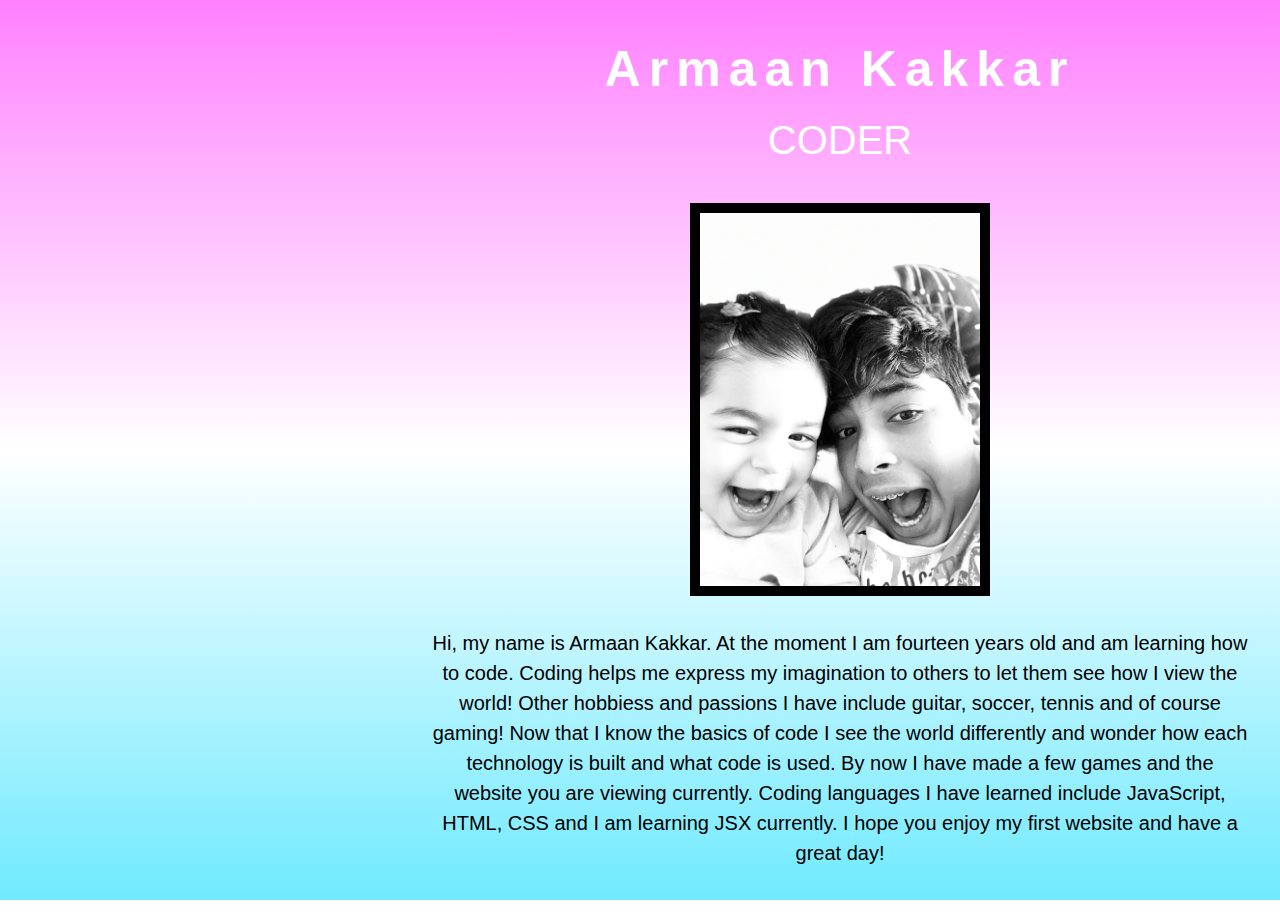
<file: about.html>
<!DOCTYPE html>
<html>
<head>
    <link rel="stylesheet"
                type="text/css"
                href="style2.css"/>
                <title>About Me!</title>
</head>
<body>
    
    <div class="container">
        <h1>Armaan Kakkar</h1>
        <h2>CODER</h2>
        <div class="image">
            <img src="self.jpg"width=300>
        </div>
        <p>
            Hi, my name is Armaan Kakkar. At the moment I am fourteen years old and am learning how to code. Coding helps me express my imagination to others to let them see how I view the world! Other hobbiess and passions I have include guitar, soccer, tennis and of course gaming! Now that I know the basics of code I see the world differently and wonder how each technology is built and what code is used. By now I have made a few games and the website you are viewing currently. Coding languages I have learned include JavaScript, HTML, CSS and I am learning JSX currently. I hope you enjoy my first website and have a great day!
        </p>
        
    </div>
   
<div class="homepage">
    
    
    
    
</div>
<div class="boxes">
    <ul class="single-box">
        <li></li>
        <li></li>
        <li></li>
        <li></li>
        <li></li>
        <li></li>
        <li></li>
    </ul>

</div>
</body>

</html>
</file>
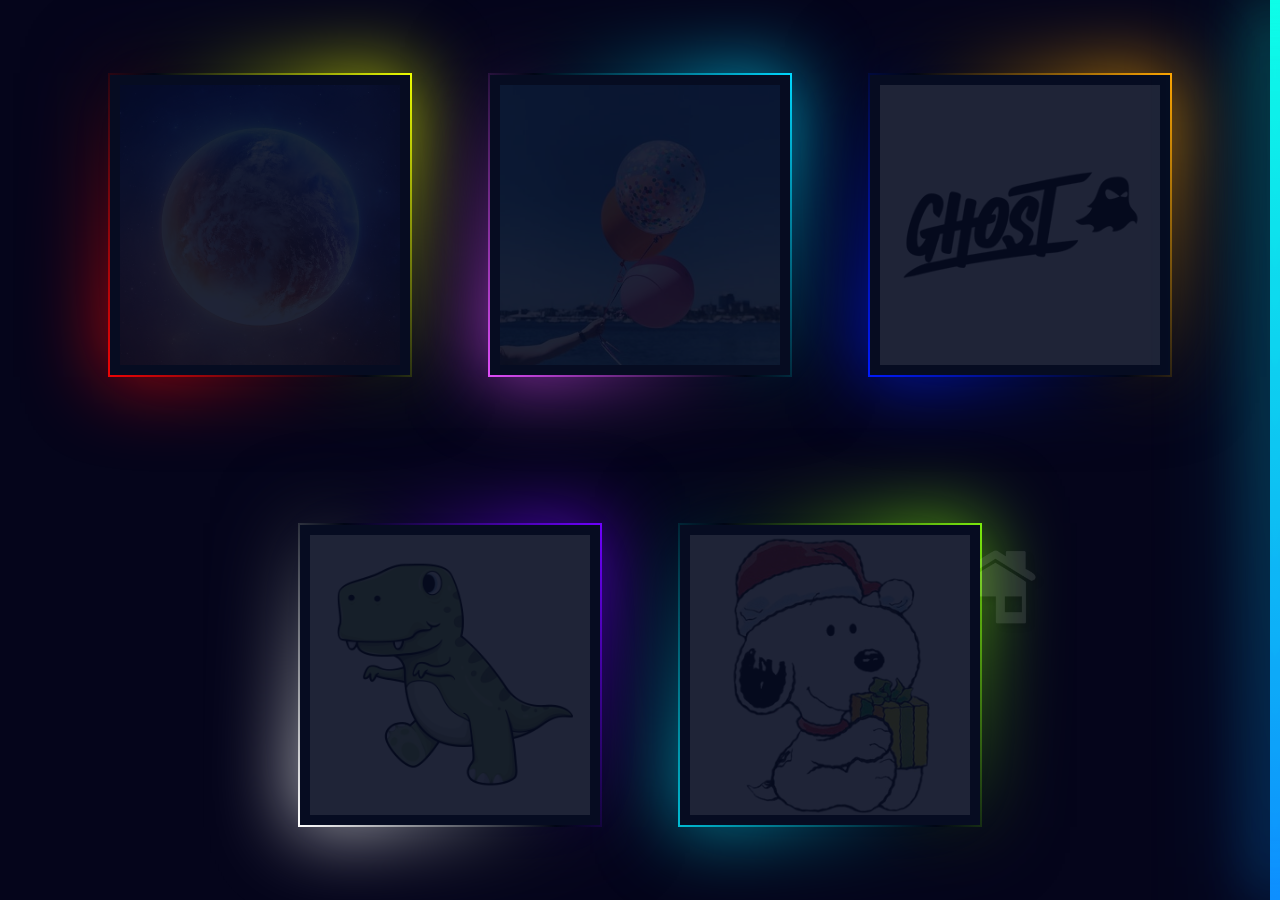
<file: games.html>
<!DOCTYPE html>
<html>
<head>

    <link rel="stylesheet"
                type="text/css"
                href="style1.css"/>
</head>
<body>
    <div class="home">
        <a href="index.html"><img src="home.png" width=100></a>
    </div>
    <div class="box">
        <div class="imgBx">
           <a href="https://ak020107.github.io/Void/" ><img src="galactic.jpg"width=300 height=280></a>

        </div>
        <div class="content">
            <h2>Stellar!<br><span>A galactic adventure!</span></h2>

        </div>
    </div>
    <div class="box">
        <div class="imgBx">
           <a href="https://editor.p5js.org/armaan.kakkar07/present/Rd401lQfs"> <img src="balloons.jpg"width=300 height=280> </a>

        </div>
        <div class="content">
            <h2>Balloon Buster!<br><span>A balloon popping adventure!</span></h2>

        </div>
    </div>
    <div class="box">
        <div class="imgBx">
           <a href="https://editor.p5js.org/armaan.kakkar07/present/zOOyIyiTs"> <img src="ghost.png"width=300 height=280> </a>

        </div>
        <div class="content">
            <h2>Ghost Jump!<br><span>The journey of a jumping ghost!</span></h2>

        </div>
    </div>
    <div class="box">
        <div class="imgBx">
            <a href="https://ak020107.github.io/TRex/"><img src="trex.png"width=300 height=280></a>

        </div>
        <div class="content">
            <h2>T.R.E.X<br><span>The journey of a dinosaur!</span></h2>
            

        </div>
    </div>
    <div class="box">
        <div class="imgBx">
            <a href="https://ak020107.github.io/Saving_Christmas/"><img src="christmas.PNG" width=300 height=280></a>

        </div>
        <div class="content">
            <h2>Saving Christmas<br><span>The Journey of Santa's mishap!</span></h2>

        </div>
    </div>

    <div id="progressbar"></div>
        <div id="scrollPath"></div>
    <script type="text/javascript">
        let progress= document.getElementById('progressbar')
        let totalHeight=document.body.scrollHeight-window.innerHeight;
        window.onscroll=function(){
                let progressHeight=(window.pageYOffset/totalHeight)*100
                progress.style.height=progressHeight+"%";
        }
</script>
</body>



</html>
</file>
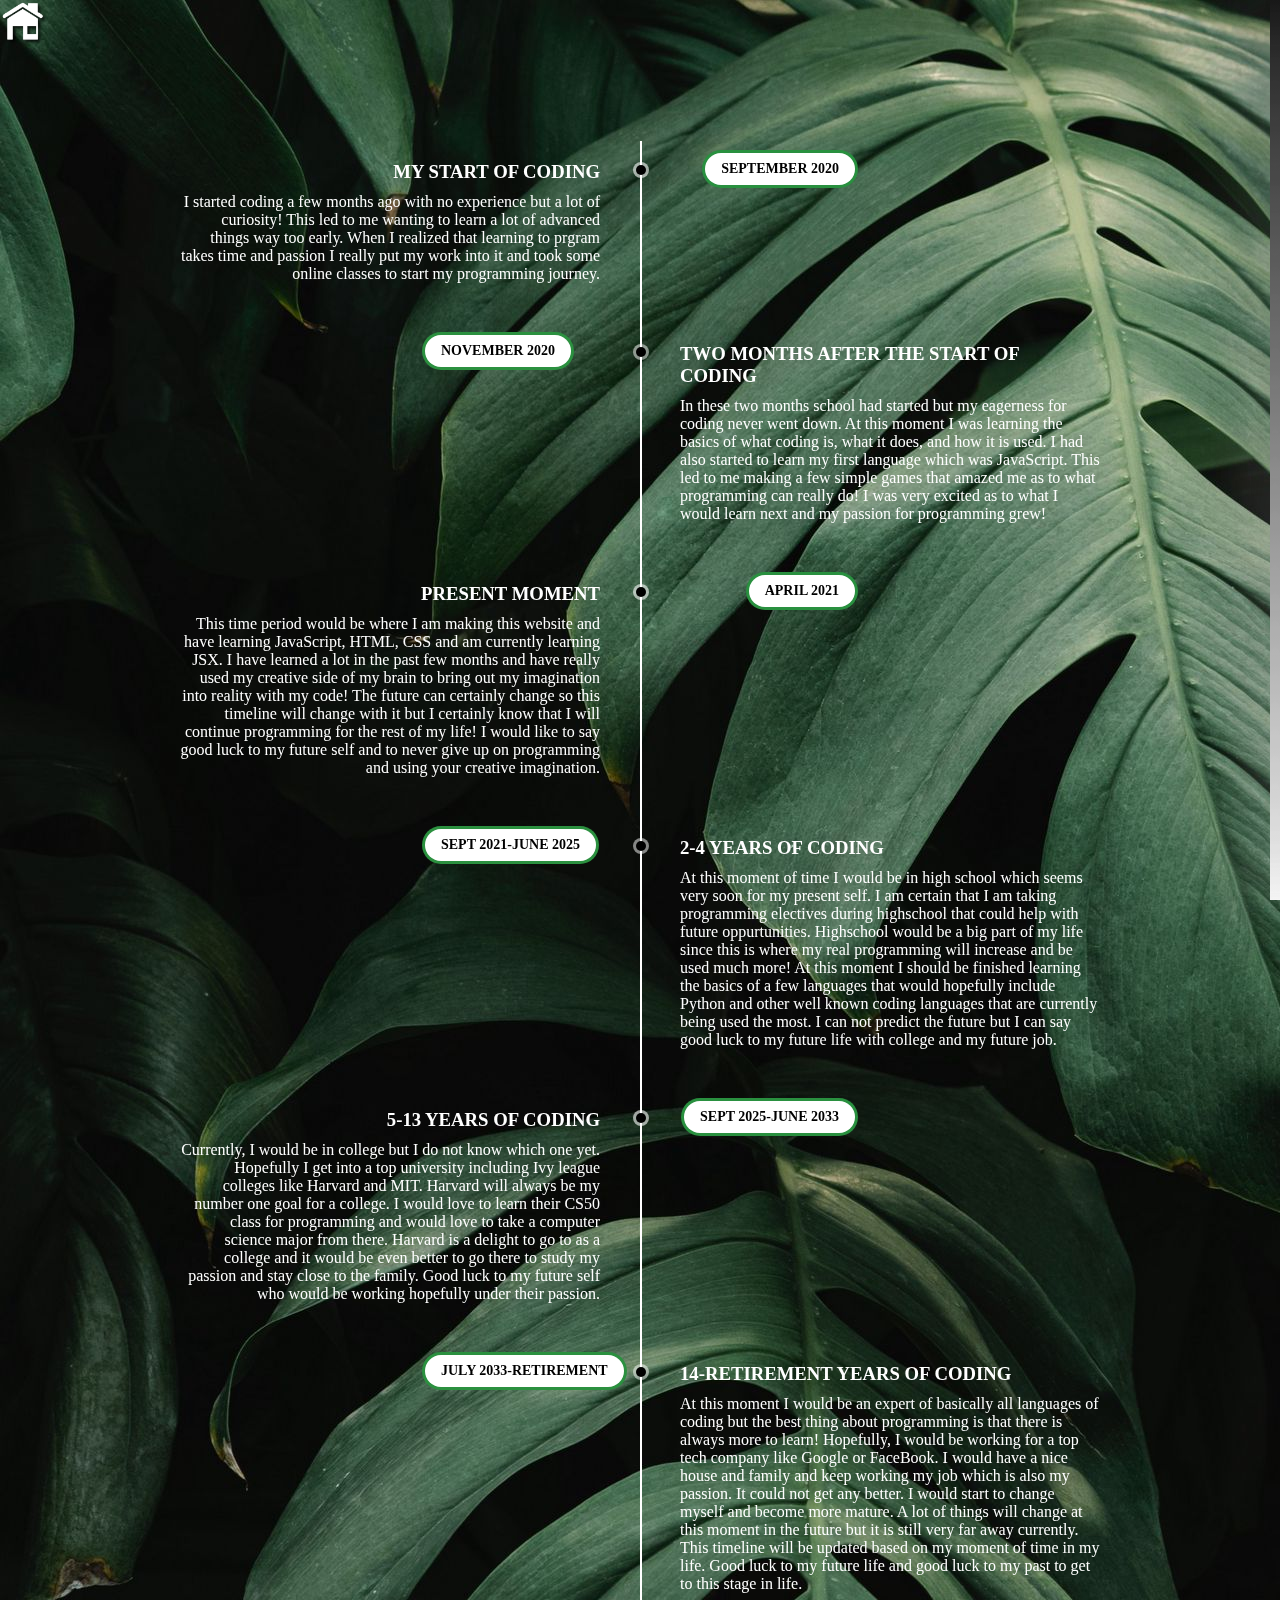
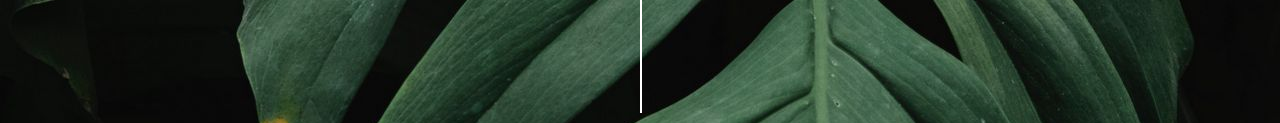
<file: timeline.html>
<!DOCTYPE html>
<html>
    <head>
        <link rel="stylesheet"
                type="text/css"
                href="style3.css"/>

    </head>
    <body>
        <div class="home">
            <a href="index.html"><img src="home.png" width=50></a>
        </div>
        <div id="progressbar"></div>
        <div id="scrollPath"></div>
        <div class="timeline">
            <ul>
                

                <li>
                    <div class="content">
                        <h3>MY START OF CODING</h3>
                        <p>I started coding a few months ago with no experience but a lot of curiosity! This led to me wanting to learn a lot of advanced things way too early. When I realized that learning to prgram takes time and passion I really put my work into it and took some online classes to start my programming journey.</p>
                    </div>
                    <div class="time">
                        <h4>SEPTEMBER 2020</h4>
                    </div>
                </li>

                <li>
                    <div class="content">
                        <h3>TWO MONTHS AFTER THE START OF CODING</h3>
                        <p>In these two months school had started but my eagerness for coding never went down. At this moment I was learning the basics of what coding is, what it does, and how it is used. I had also started to learn my first language which was JavaScript. This led to me making a few simple games that amazed me as to what programming can really do! I was very excited as to what I would learn next and my passion for programming grew!</p>
                    </div>
                    <div class="time">
                        <h4>NOVEMBER 2020</h4>
                    </div>
                </li>

                <li>
                    <div class="content">
                        <h3>PRESENT MOMENT</h3>
                        <p>This time period would be where I am making this website and have learning JavaScript, HTML, CSS and am currently learning JSX. I have learned a lot in the past few months and have really used my creative side of my brain to bring out my imagination into reality with my code! The future can certainly change so this timeline will change with it but I certainly know that I will continue programming for the rest of my life! I would like to say good luck to my future self and to never give up on programming and using your creative imagination.</p>
                    </div>
                    <div class="time">
                        <h4>APRIL 2021</h4>
                    </div>
                </li>

                <li>
                    <div class="content">
                        <h3>2-4 YEARS OF CODING</h3>
                        <p>At this moment of time I would be in high school which seems very soon for my present self. I am certain that I am taking programming electives during highschool that could help with future oppurtunities. Highschool would be a big part of my life since this is where my real programming will increase and be used much more! At this moment I should be finished learning the basics of a few languages that would hopefully include Python and other well known coding languages that are currently being used the most. I can not predict the future but I can say good luck to my future life with college and my future job.</p>
                    </div>
                    <div class="time">
                        <h4>SEPT 2021-JUNE 2025</h4>
                    </div>
                </li>

                <li>
                    <div class="content">
                        <h3>5-13 YEARS OF CODING</h3>
                        <p>Currently, I would be in college but I do not know which one yet. Hopefully I get into a top university including Ivy league colleges like Harvard and MIT. Harvard will always be my number one goal for a college. I would love to learn their CS50 class for programming and would love to take a computer science major from there. Harvard is a delight to go to as a college and it would be even better to go there to study my passion and stay close to the family. Good luck to my future self who would be working hopefully under their passion.</p>
                    </div>
                    <div class="time">
                        <h4>SEPT 2025-JUNE 2033</h4>
                    </div>
                </li>
                <li>
                    <div class="content">
                        <h3>14-RETIREMENT YEARS OF CODING</h3>
                        <p>At this moment I would be an expert of basically all languages of coding but the best thing about programming is that there is always more to learn! Hopefully, I would be working for a top tech company like Google or FaceBook. I would have a nice house and family and keep working my job which is also my passion. It could not get any better. I would start to change myself and become more mature. A lot of things will change at this moment in the future but it is still very far away currently. This timeline will be updated based on my moment of time in my life. Good luck to my future life and good luck to my past to get to this stage in life.</p>
                    </div>
                    <div class="time">
                        <h4>JULY 2033-RETIREMENT</h4>
                    </div>
                </li>
                <div style="clear: both;"></div>
            </ul>
        </div>
        <script type="text/javascript">
            let progress= document.getElementById('progressbar')
            let totalHeight=document.body.scrollHeight-window.innerHeight;
            window.onscroll=function(){
                    let progressHeight=(window.pageYOffset/totalHeight)*100
                    progress.style.height=progressHeight+"%";
            }
    </script>
    </body>
</html>
</file>
<file: style2.css>
@import url('https://fonts.googleapis.com/css2?family=RocknRoll+One&display=swap');

*{
    margin:0;
    padding:0;
    box-sizing: border-box;
}
html{
    font-size:10px
}
body{
    
    font-family: sans-serif;
    
}
.homepage{
    width:100%;
    position:absolute;
    
}
.container{
    position: absolute;
    max-width: 1100px;
    margin: 0 auto;
    padding: 0 3rem;
    margin-left:40rem;
    margin-top: 4rem;
    text-align: center;
}
h1{
    color:#fff;
    font-size: 5rem;
    font-weight:700;
    letter-spacing: 8px;
    margin-bottom: 2rem;
}
h2{
    color:#fff;
   
    font-size: 4rem;
    font-weight: 400;

}
.container img{
    border-style: solid;
    border-width: 10px;
    margin-top:4rem;
    margin-bottom:3rem;
}
p{
    color:rgb(0, 0, 0);
    font-size: 2rem;
    line-height:3rem ;
    margin-bottom:5rem;
}

.boxes{
    background: linear-gradient(to top, rgb(112, 234, 255)0%, rgb(255, 255, 255) 50%, rgb(255, 128, 255)100%);
    width:100%;
    height: 100vh;
}
.single-box{
    position: absolute;
    top:0;
    left:0;
    width:100%;
    height:100%;
    overflow: hidden;
}

.single-box li{
    position: absolute;
    display: block;
    list-style: none;
    width: 25px;
    height:25px;
    background: rgba(0, 0, 0, 0.2);
    animation:animate 20s linear infinite;
    bottom:-150px;
}
.single-box li:nth-child(1){
    left:85%;
    width: 80px;
    height:80px;
    animation-delay: 0s;
}
.single-box li:nth-child(2){
    left:12%;
    width: 30px;
    height:30px;
    animation-delay: 1.5s;
    animation-duration: 10s;
}
.single-box li:nth-child(3){
    left: 30%;
    width: 100px;
    height:100px;
    animation-delay: 5.5s;
 
}
.single-box li:nth-child(4){
    left: 42%;
    width: 150px;
    height:150px;
    animation-delay: 0s;
    animation-duration: 15s;
 
}
.single-box li:nth-child(5){
    left: 65%;
    width: 40px;
    height:40px;
    animation-delay: 0s;
  
 
}
.single-box li:nth-child(6){
    left: 15%;
    width: 110px;
    height:110px;
    animation-delay: 3.5s;
  
 
}
.single-box li:nth-child(6){
    left: 75%;
    width: 200px;
    height:200px;
    animation-delay: 4.5s;
    bottom:-250px;

  
 
}
@keyframes animate{
    0%{
        transform:translateY(0) rotate(0deg);
        opacity: 1;
    }
    100%{
        transform:translateY(-800px) rotate(360deg);
        opacity: 0;
    }
}
</file>
<file: style1.css>
*{
    margin:0;
    padding:0;
    box-sizing: border-box;
    font-family: Arial, Helvetica, sans-serif;
}
body{
    display: flex;
    justify-content: center;
    align-items: center;
    flex-wrap: wrap;
    min-height: 100vh;
    background: #05051b
}
.box{
    position: relative;
    width:300px;
    height: 300px;
    display: flex;
    justify-content: center;
    align-items: center;
    margin: 40px;
    background: #060c21;;
    transition:0.5s;
}
.home img{
    position: absolute;
    margin-top:20rem;
    margin-left:55rem;
    opacity: .1;
}
.home img:hover{
    opacity: 1;
}
.box:hover{
height: 400px;

}
.box .imgBx{
    position: absolute;
    top:0;
    left:0;
    width:100%;
    height: 100%;
    padding:10px;
    box-sizing: border-box;

}
.box .imgBx img{
    max-width: 100%;
    opacity: 0.1;
    transition: 0.5s;
}
.box:hover .imgBx img{
    opacity: 1;

}
.box:before{
    content:'';
    position: absolute;
    top:-2px;
    left:-2px;
    right:-2px;
    bottom:-2px;
    background:#fff;
    z-index:-1;
}
.box:after{
    content:'';
    position: absolute;
    top:-2px;
    left:-2px;
    right:-2px;
    bottom:-2px;
    background:#fff;
    z-index: -2;
    filter:blur(40px);

}
.box:before,
.box:after{
    background:linear-gradient(235deg,#7beb0c,#010615,#00bcd4)
}

.box:nth-child(2):before,
.box:nth-child(2):after{
    background:linear-gradient(235deg,#eeff00,#010615,#f00404)
}

.box:nth-child(3):before,
.box:nth-child(3):after{
    background:linear-gradient(235deg,#00d9ff,#010615,#e04cfa)
}
.box:nth-child(4):before,
.box:nth-child(4):after{
    background:linear-gradient(235deg,#ffa600,#010615,#011bff)
}
.box:nth-child(5):before,
.box:nth-child(5):after{
    background:linear-gradient(235deg,#6f00ff,#010615,#ffffff)
}
.box .content{
    position: absolute;
    bottom:0;
    left:10px;
    right:10px;
    bottom:10px;
    height: 90px;
    background:rgba(0,0,0,0.4);
    display: flex;
    justify-content: center;
    align-items: center;
    text-align: center;
    opacity: 0;
    transition: 0.5s;

}
.box:hover .content{
    opacity: 1;
    transition: 0.5s;
}
.box .content h2{
    font-size:20px;
    color:#fff;
    font-weight: 500;
    line-height: 20px;
    letter-spacing: 1px;
}
.box .content h2 span{
    font-size:14px;
    color:#fff;
    font-weight: 200;
    letter-spacing: 2px;
}
::-webkit-scrollbar{
    width: 0;
}
#scrollPath{
   position: fixed;
   top:0;
   right:0;
   width:10px;
   height: 100%;
   background:rgba(255,255,255,0.05)
}
#progressbar{
   position: fixed;
   top:0;
   right:0;
   width:10px;
   height:100%;
   background: linear-gradient(to top, #008aff, #00ffe7);

   animation:animate 5s linear infinite;
}
@keyframes animate{
   0%,100%
   {
       filter: hue-rotate(0deg);
   }
   50%
   {
       filter: hue-rotate(360deg);
   }
}
#progressbar:before{
   content: '';
   position: absolute;
   top:0;
   left:0;
   width:100%;
   height:100%;
   background: linear-gradient(to top, #008aff, #00ffe7);

   filter: blur(30px)
}
#progressbar:after{
   content: '';
   position: absolute;
   top:0;
   left:0;
   width:100%;
   height:100%;
   background: linear-gradient(to top, #008aff, #00ffe7);

   filter: blur(50px)
}
</file>
<file: style3.css>
body{
	margin:0;
	padding:0;
	font-family:tahoma;
	background-image:url(bg.png)

}
.timeline{
	position: relative;
	margin:50px auto;
	padding:40px 0;
	width: 1000px;
	box-sizing:border-box;
}
.timeline:before{
	content:'';
	position:absolute;
	left:50%;
	width:2px;
	height: 100%;
	background:#ffffff;
}
.timeline ul{
	margin:0;
	padding:0;

}
.timeline ul li{
	list-style:none;
	position: relative;
	width:50%;
	padding:20px 40px;
	box-sizing:border-box;

}
.timeline ul li:nth-child(odd){
	float:left;
	text-align:right;
	clear:both;
}
.timeline ul li:nth-child(even){
	float:right;
	text-align:left;
	clear:both;
}
.content{
	padding-bottom: 20px;
	
}
.timeline ul li:nth-child(odd):before{
	content:'';
	position:absolute;
	top:24px;
	right: -6px;
	width:10px;
	height: 10px;
	background: rgb(0, 0, 0);
	border-radius:50%;
	box-shadow:0 0 0 3px rgba(255, 255, 255, 0.6);
	
}
.timeline ul li:nth-child(even):before{
	content:'';
	position:absolute;
	top:24px;
	left: -4px;
	width:10px;
	height: 10px;
	background: rgb(0, 0, 0);
	border-radius:50%;
	box-shadow:0 0 0 3px rgba(255, 255, 255, 0.5);
	
}
.timeline ul li h3{
margin:0;
padding:0;
font-weight: 600;
color:rgb(255, 255, 255)
}
.timeline ul li p{
	margin:10px 0 0;
	padding:0;
	color:white;

}
.timeline ul li .time h4{
	margin:0;
	padding:0;
	font-size:14px;
}
.timeline ul li:nth-child(odd) .time{
	position:absolute;
	top:12px;
	right: -215px;
	margin:0;
	padding:8px 16px;
	background:rgb(255, 255, 255);
	color:rgb(0, 0, 0);
	border-radius:18px;
	box-shadow: 0 0 0 3px rgba(41, 144, 63, 1)
}
.timeline ul li:nth-child(even) .time{
	position:absolute;
	top:12px;
	left: -215px;
	margin:0;
	padding:8px 16px;
	background:rgb(255, 255, 255);
	color:rgb(0, 0, 0);
	border-radius:18px;
	box-shadow: 0 0 0 3px rgba(43, 144, 63,1)
}
::-webkit-scrollbar{
	width: 0;
}
#scrollPath{
   position: fixed;
   top:0;
   right:0;
   width:10px;
   height: 100%;
   background:rgba(255,255,255,0.05)
}
#progressbar{
   position: fixed;
   top:0;
   right:0;
   width:10px;
   height:100%;
   background: linear-gradient(to top, #ffffff, #030303);

   animation:animate 5s linear infinite;
}
@keyframes animate{
   0%,100%
   {
	   filter: hue-rotate(0deg);
   }
   50%
   {
	   filter: hue-rotate(360deg);
   }
}
#progressbar:before{
   content: '';
   position: absolute;
   top:0;
   left:0;
   width:100%;
   height:100%;
   background: linear-gradient(to top, #ffffff, #050505);

   filter: blur(30px)
}
#progressbar:after{
   content: '';
   position: absolute;
   top:0;
   left:0;
   width:100%;
   height:100%;
   background: linear-gradient(to top, #000000, #ffffff);

   filter: blur(50px)
}
</file>
